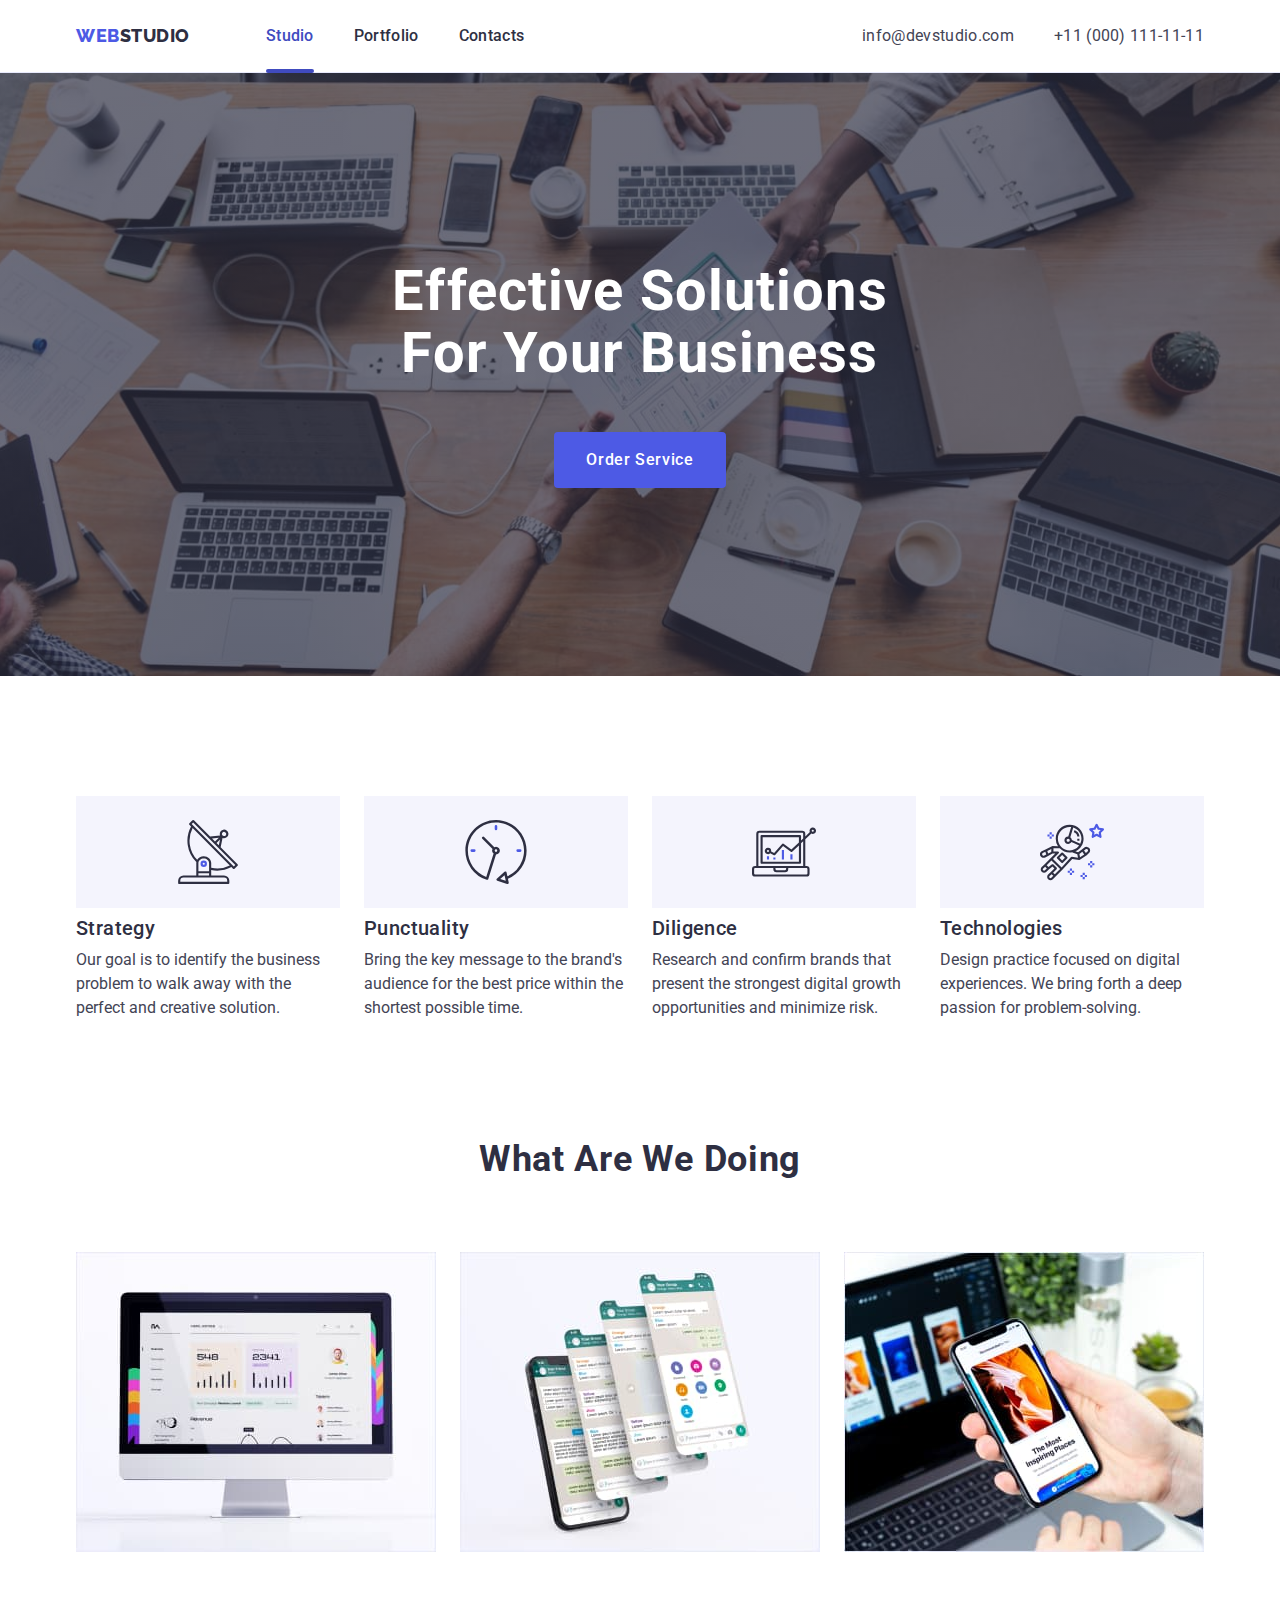
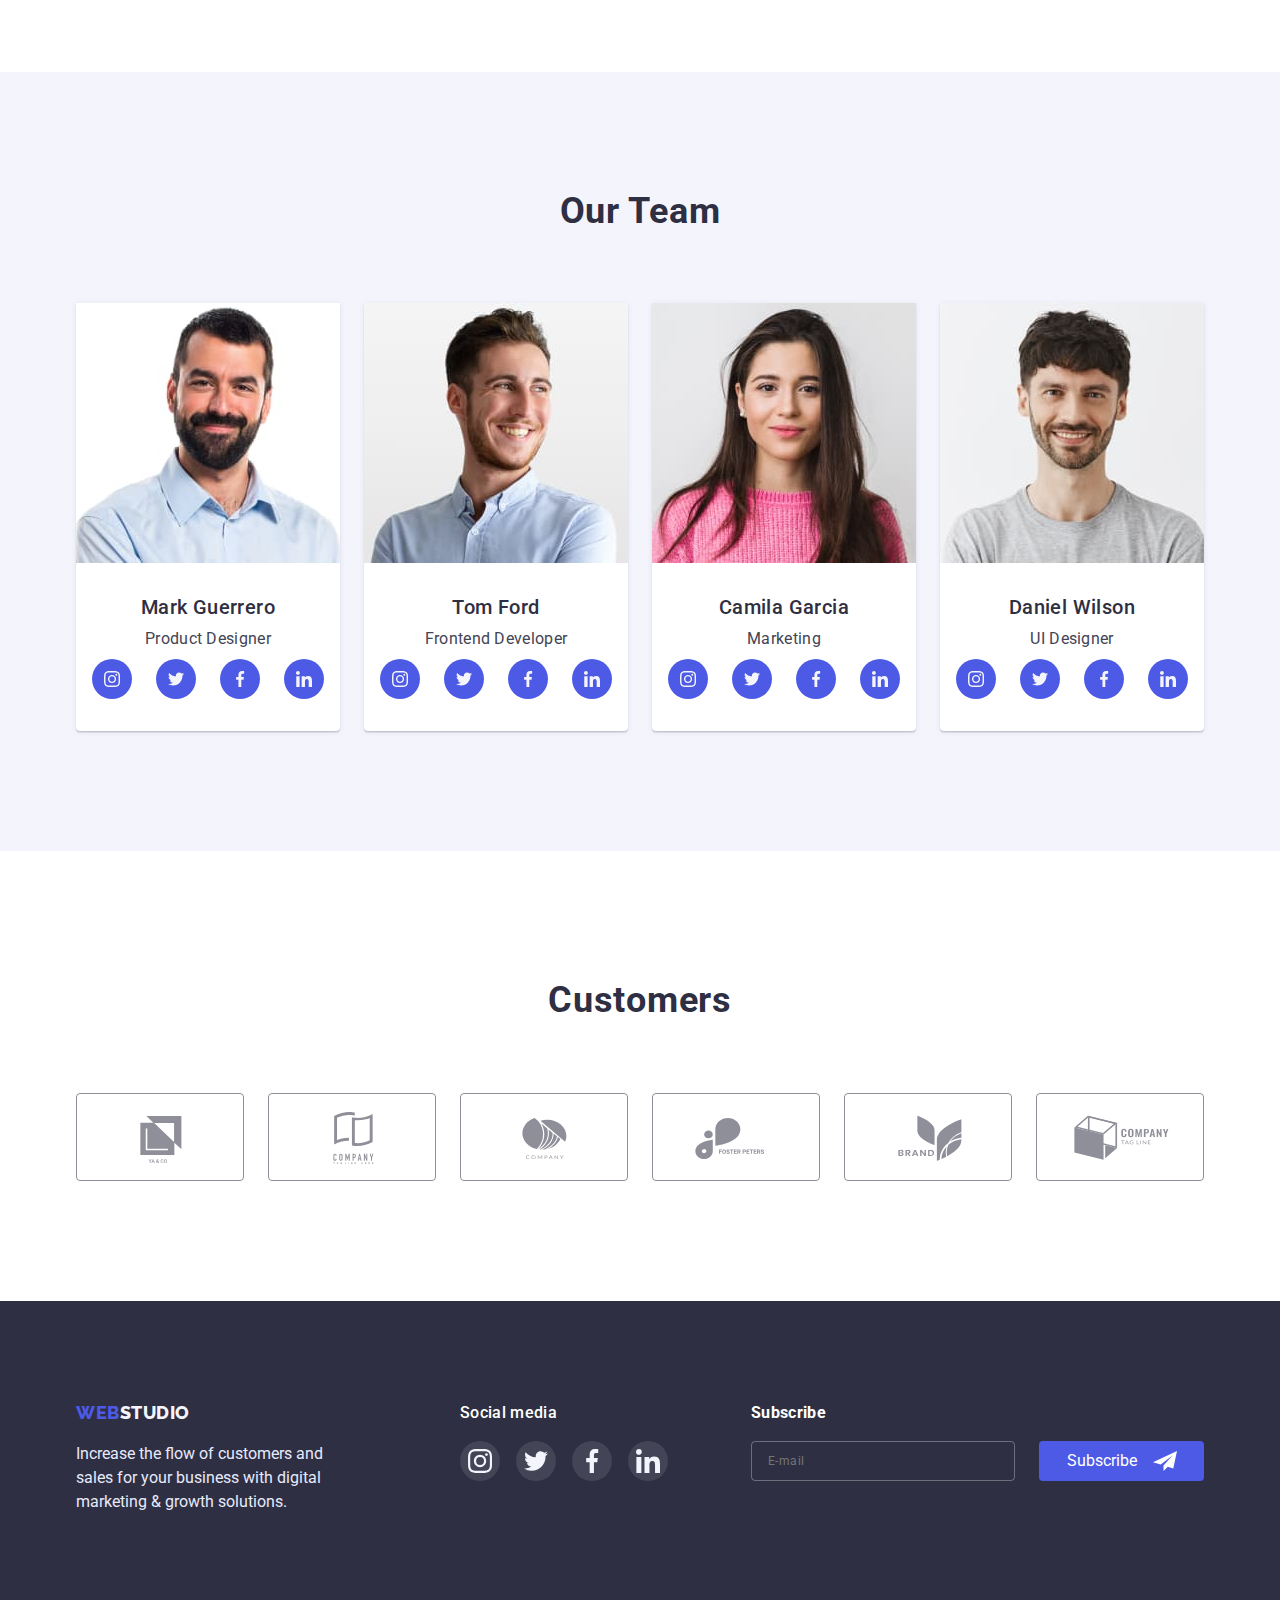
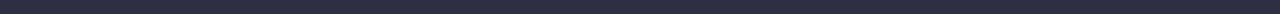
<file: index.html>
<!DOCTYPE html>
<html lang="en">
  <head>
    <meta charset="UTF-8" />
    <meta http-equiv="X-UA-Compatible" content="IE=edge" />
    <meta name="viewport" content="width=device-width, initial-scale=1.0" />
    <title>Webstudio</title>
    <link rel="preconnect" href="https://fonts.googleapis.com" />
    <link rel="preconnect" href="https://fonts.gstatic.com" crossorigin />
    <link
      href="https://fonts.googleapis.com/css2?family=Raleway:wght@800&family=Roboto:wght@400;500;700;900&display=swap"
      rel="stylesheet"
    />
    <link
      rel="stylesheet"
      href="https://cdn.jsdelivr.net/npm/modern-normalize@1.1.0/modern-normalize.min.css"
    />
    <link rel="stylesheet" href="./css/styles.css" />
  </head>
  <body>
    <header class="header">
      <div class="container main-header">
        <nav class="nav-header">
          <a href="./index.html" class="logo link"
            ><span class="accent">Web</span>Studio</a
          >
          <ul class="site-nav list">
            <li class="nav-list">
              <a href="" class="nav-link current link">Studio </a>
            </li>
            <li class="nav-list">
              <a href="./portfolio.html" class="nav-link link">Portfolio</a>
            </li>
            <li class="nav-list">
              <a href="./contacts.html" class="nav-link link">Contacts</a>
            </li>
          </ul>
        </nav>
        <address class="address">
          <ul class="site-auth list">
            <li class="contacts">
              <a href="mailto:info@devstudio.com" class="letter link"
                >info@devstudio.com</a
              >
            </li>
            <li class="contacts">
              <a href="tel:+110001111111" class="phone link"
                >+11 (000) 111-11-11</a
              >
            </li>
          </ul>
        </address>
      </div>
    </header>
    <main>
      <section class="section-hero">
        <div class="container">
          <h1 class="section-title">Effective Solutions for Your Business</h1>
          <button type="button" class="primary-button" data-modal-open>
            Order Service
          </button>
        </div>
      </section>
      <section class="section-team">
        <div class="container">
          <h2 class="visually-hidden section-second-title">components</h2>
          <ul class="component-title list">
            <li class="team-list">
              <div class="team-picture">
                <svg width="64" height="64">
                  <use href="./images/icons.svg#icon-antenna-1"></use>
                </svg>
              </div>
              <h3 class="components-item">Strategy</h3>
              <p class="components-text">
                Our goal is to identify the business problem to walk away with
                the perfect and creative solution.
              </p>
            </li>
            <li class="team-list">
              <div class="team-picture">
                <svg width="64" height="64">
                  <use href="./images/icons.svg#icon-clock-1"></use>
                </svg>
              </div>
              <h3 class="components-item">Punctuality</h3>
              <p class="components-text">
                Bring the key message to the brand's audience for the best price
                within the shortest possible time.
              </p>
            </li>
            <li class="team-list">
              <div class="team-picture">
                <svg width="64" height="64">
                  <use href="./images/icons.svg#icon-diagram-1"></use>
                </svg>
              </div>
              <h3 class="components-item">Diligence</h3>
              <p class="components-text">
                Research and confirm brands that present the strongest digital
                growth opportunities and minimize risk.
              </p>
            </li>
            <li class="team-list">
              <div class="team-picture">
                <svg width="64" height="64">
                  <use href="./images/icons.svg#icon-astronaut-1"></use>
                </svg>
              </div>
              <h3 class="components-item">Technologies</h3>
              <p class="components-text">
                Design practice focused on digital experiences. We bring forth a
                deep passion for problem-solving.
              </p>
            </li>
          </ul>
        </div>
      </section>

      <section class="section-work">
        <div class="container">
          <h2 class="section-second-title">What are we doing</h2>
          <ul class="items list">
            <li class="work-item">
              <img src="./images/img1.jpg" alt="monitor" width="360" />
            </li>
            <li class="work-item">
              <img src="./images/img2.jpg" alt="phone" width="360" />
            </li>
            <li class="work-item">
              <img src="./images/img3.jpg" alt="phone in hand" width="360" />
            </li>
          </ul>
        </div>
      </section>

      <section class="section-staff-block">
        <div class="container">
          <h2 class="section-second-title-team">Our Team</h2>
          <ul class="section-list-staff list">
            <li class="section-staff">
              <img
                src="./images/img4.jpg"
                alt="photo Mark Guerrero"
                width="264"
              />
              <div class="card-list">
                <h3 class="section-staff-name">Mark Guerrero</h3>
                <p class="section-desc">Product Designer</p>
                <ul class="site-list list">
                  <li class="site-icon">
                    <a href="" class="site-link"
                      ><svg class="site-icon-size" width="16" height="16">
                        <use
                          href="./images/icons.svg#icon-instagram-2"
                        ></use>
                        </svg>
                      </a>
                  </li>
                  <li class="site-icon">
                    <a href="" class="site-link">
                      <svg class="site-icon-size" width="16" height="16">
                        <use
                          href="./images/icons.svg#icon-twitter-1">
                        </use>
                      </svg>
                      </a>
                  </li>
                  <li class="site-icon">
                    <a href="" class="site-link"
                      ><svg class="site-icon-size" width="16" height="16">
                        <use
                          href="./images/icons.svg#icon-facebook-1">
                        </use>
                      </svg>
                    </a>
                  </li>
                  <li class="site-icon">
                    <a href="" class="site-link"
                      ><svg class="site-icon-size" width="16" height="16">
                        <use
                          href="./images/icons.svg#icon-linkedin-1">
                        </use>
                        </svg>
                      </a>
                  </li>
                </ul>
              </div>
            </li>
            <li class="section-staff">
              <img src="./images/img5.jpg" alt="photo Tom Ford" width="264" />
              <div class="card-list">
                <h3 class="section-staff-name">Tom Ford</h3>
                <p class="section-desc">Frontend Developer</p>
                <ul class="site-list list">
                  <li class="site-icon">
                    <a href="" class="site-link"
                      ><svg class="site-icon-size" width="16" height="16">
                        <use
                          href="./images/icons.svg#icon-instagram-2">
                        </use>
                        </svg>
                      </a>
                  </li>
                  <li class="site-icon">
                    <a href="" class="site-link"
                      ><svg class="site-icon-size" width="16" height="16">
                        <use
                          href="./images/icons.svg#icon-twitter-1">
                        </use>
                        </svg>
                      </a>
                  </li>
                  <li class="site-icon">
                    <a href="" class="site-link"
                      ><svg class="site-icon-size" width="16" height="16">
                        <use
                          href="./images/icons.svg#icon-facebook-1">
                        </use>
                        </svg>
                      </a>
                  </li>
                  <li class="site-icon">
                    <a href="" class="site-link"
                      ><svg class="site-icon-size" width="16" height="16">
                        <use
                          href="./images/icons.svg#icon-linkedin-1">
                        </use>
                        </svg>
                      </a>
                  </li>
                </ul>
              </div>
            </li>
            <li class="section-staff">
              <img
                src="./images/img6.jpg"
                alt="photo Camila Garcia"
                width="264"
              />
              <div class="card-list">
                <h3 class="section-staff-name">Camila Garcia</h3>
                <p class="section-desc">Marketing</p>
                <ul class="site-list list">
                  <li class="site-icon">
                    <a href="" class="site-link"
                      ><svg class="site-icon-size" width="16" height="16">
                        <use
                          href="./images/icons.svg#icon-instagram-2">
                        </use>
                      </svg>
                    </a>
                  </li>
                  <li class="site-icon">
                    <a href="" class="site-link"
                      ><svg class="site-icon-size" width="16" height="16">
                        <use
                          href="./images/icons.svg#icon-twitter-1">
                        </use>
                        </svg>
                      </a>
                  </li>
                  <li class="site-icon">
                    <a href="" class="site-link"
                      ><svg class="site-icon-size" width="16" height="16">
                        <use
                          href="./images/icons.svg#icon-facebook-1">
                        </use>
                      </svg>
                    </a>
                  </li>
                  <li class="site-icon">
                    <a href="" class="site-link"
                      ><svg class="site-icon-size" width="16" height="16">
                        <use
                          href="./images/icons.svg#icon-linkedin-1">
                        </use>
                        </svg>
                      </a>
                  </li>
                </ul>
              </div>
            </li>
            <li class="section-staff">
              <img
                src="./images/img7.jpg"
                alt="photo Daniel Wilson"
                width="264"
              />
              <div class="card-list">
                <h3 class="section-staff-name">Daniel Wilson</h3>
                <p class="section-desc">UI Designer</p>
                <ul class="site-list list">
                  <li class="site-icon">
                    <a href="" class="site-link"
                      ><svg class="site-icon-size" width="16" height="16">
                        <use
                          href="./images/icons.svg#icon-instagram-2">
                        </use>
                        </svg>
                      </a>
                  </li>
                  <li class="site-icon">
                    <a href="" class="site-link"
                      ><svg class="site-icon-size" width="16" height="16">
                        <use
                          href="./images/icons.svg#icon-twitter-1">
                        </use>
                        </svg>
                      </a>
                  </li>
                  <li class="site-icon">
                    <a href="" class="site-link"
                      ><svg class="site-icon-size" width="16" height="16">
                        <use
                          href="./images/icons.svg#icon-facebook-1">
                        </use>
                        </svg>
                      </a>
                  </li>
                  <li class="site-icon">
                    <a href="" class="site-link"
                      ><svg class="site-icon-size" width="16" height="16">
                        <use
                          href="./images/icons.svg#icon-linkedin-1">
                        </use>
                      </svg>
                      </a>
                  </li>
                </ul>
              </div>
            </li>
          </ul>
        </div>
      </section>
      <section class="section-customers">
        <div class="container">
          <h2 class="customers-title">Customers</h2>
          <ul class="customers-logo list">
            <li class="customers-item">
              <a class="customers-link" href="">
                <svg class="customers-icon" width="104" height="56">
                  <use href="./images/icons.svg#icon-Logo"></use>
                </svg>
              </a>
            </li>
            <li class="customers-item">
              <a class="customers-link" href="">
                <svg class="customers-icon" width="104" height="56">
                  <use href="./images/icons.svg#icon-Logo-1"></use>
                </svg>
              </a>
            </li>
            <li class="customers-item">
              <a class="customers-link" href="">
                <svg class="customers-icon" width="104" height="56">
                  <use href="./images/icons.svg#icon-Logo-2"></use>
                </svg>
              </a>
            </li>
            <li class="customers-item">
              <a class="customers-link" href=""
                ><svg class="customers-icon" width="104" height="56">
                  <use href="./images/icons.svg#icon-Logo-3">
                  </use>
                </svg>
              </a>
            </li>
            <li class="customers-item">
              <a class="customers-link" href=""
                ><svg class="customers-icon" width="104" height="56">
                  <use href="./images/icons.svg#icon-Logo-4">
                  </use>
                </svg>
              </a>
            </li>
            <li class="customers-item">
              <a class="customers-link" href=""
                ><svg class="customers-icon" width="104" height="56">
                  <use href="./images/icons.svg#icon-Logo-5">
                  </use>
                </svg>
              </a>
            </li>
          </ul>
        </div>
      </section>
    </main>
    <footer class="footer">
      <div class="container footer-section">
        <div class="footer-content">
          <a href="./index.html" class="logo link"
            ><span class="accent">Web</span
            ><span class="accent-footer">Studio</span></a
          >
          <p class="footer-text">
            Increase the flow of customers and sales for your business with
            digital marketing & growth solutions.
          </p>
        </div>
        <div class="footer-contact">
          <b class="footer-contact-title">Social media</b>
          <ul class="footer-list list">
            <li class="footer-list-item">
              <a class="footer-link" href="">
                <svg class="footer-item-svg" width="24" height="24">
                  <use href="./images/icons.svg#icon-instagram-2"></use>
                </svg>
              </a>
            </li>
            <li class="footer-list-item">
              <a class="footer-link" href="">
                <svg class="footer-item-svg" width="24" height="24">
                  <use href="./images/icons.svg#icon-twitter-1"></use>
                </svg>
              </a>
            </li>
            <li class="footer-list-item">
              <a class="footer-link" href="">
                <svg class="footer-item-svg" width="24" height="24">
                  <use href="./images/icons.svg#icon-facebook-1"></use>
                </svg>
              </a>
            </li>
            <li class="footer-list-item">
              <a class="footer-link" href="">
                <svg class="footer-item-svg" width="24" height="24">
                  <use href="./images/icons.svg#icon-linkedin-1"></use>
                </svg>
              </a>
            </li>
          </ul>
        </div>
        <form class="footer-subscribe">
          <b class="footer-subscribe-title">Subscribe</b>
          <div class="footer-blok">
            <input
              class="footer-input"
              type="email"
              name="email"
              aria-label="email"
              placeholder="E-mail"
            />
            <button class="footer-btn" type="submit">
              Subscribe
              <svg class="footer-svg" width="24" height="24">
                <use href="./images/icons.svg#icon-Frame-footer"></use>
              </svg>
            </button>
          </div>
        </form>
      </div>
    </footer>

    <div class="backdrop is-hidden" data-modal>
      <div class="modal is-hidden">
        <button type="button" class="modal-btn" data-modal-close>
          <svg class="modal-svg" width="8" height="8">
            <use href="./images/icons.svg#icon-close"></use>
          </svg>
        </button>

        <b class="modal-title">Leave your contacts and we will call you back</b>
        <form>
          <label class="modal-label">
            <span class="modal-name">Name</span>
            <span class="modal-wrap">
              <input class="modal-input" type="text" name="name" autofocus />
              <svg class="modal-icon" width="18" height="24">
                <use href="./images/icons.svg#icon-Frame"></use>
              </svg>
            </span>
          </label>

          <label class="modal-label">
            <span class="modal-name">Phone</span>
            <span class="modal-wrap">
              <input class="modal-input" type="tel" name="tel" />
              <svg class="modal-icon" width="18" height="24">
                <use href="./images/icons.svg#icon-phone-black"></use>
              </svg>
            </span>
          </label>

          <label class="modal-label">
            <span class="modal-name">Email</span>
            <span class="modal-wrap">
              <input class="modal-input" type="email" name="email" />
              <svg class="modal-icon" width="18" height="24">
                <use href="./images/icons.svg#icon-email-black"></use>
              </svg>
            </span>
          </label>

          <label class="modal-wrap">
            <span class="modal-name">Comment</span>
            <textarea name="comment" placeholder="Text input"></textarea>
          </label>

          <label class="modal-checkbox">
            <input
              class="modal-check visually-hidden"
              type="checkbox"
              name="checkbox"
              value="checkbox"
              checked
            />
            <span class="check-box"></span>
            <span>
              I accept the terms and conditions of the
              <a class="policy" href="#">Privacy Policy</a>
            </span>
          </label>
          <button type="submit" class="check-btn">Send</button>
        </form>
      </div>
    </div>

    <script src="./js/modal.js"></script>
  </body>
</html>
</file>
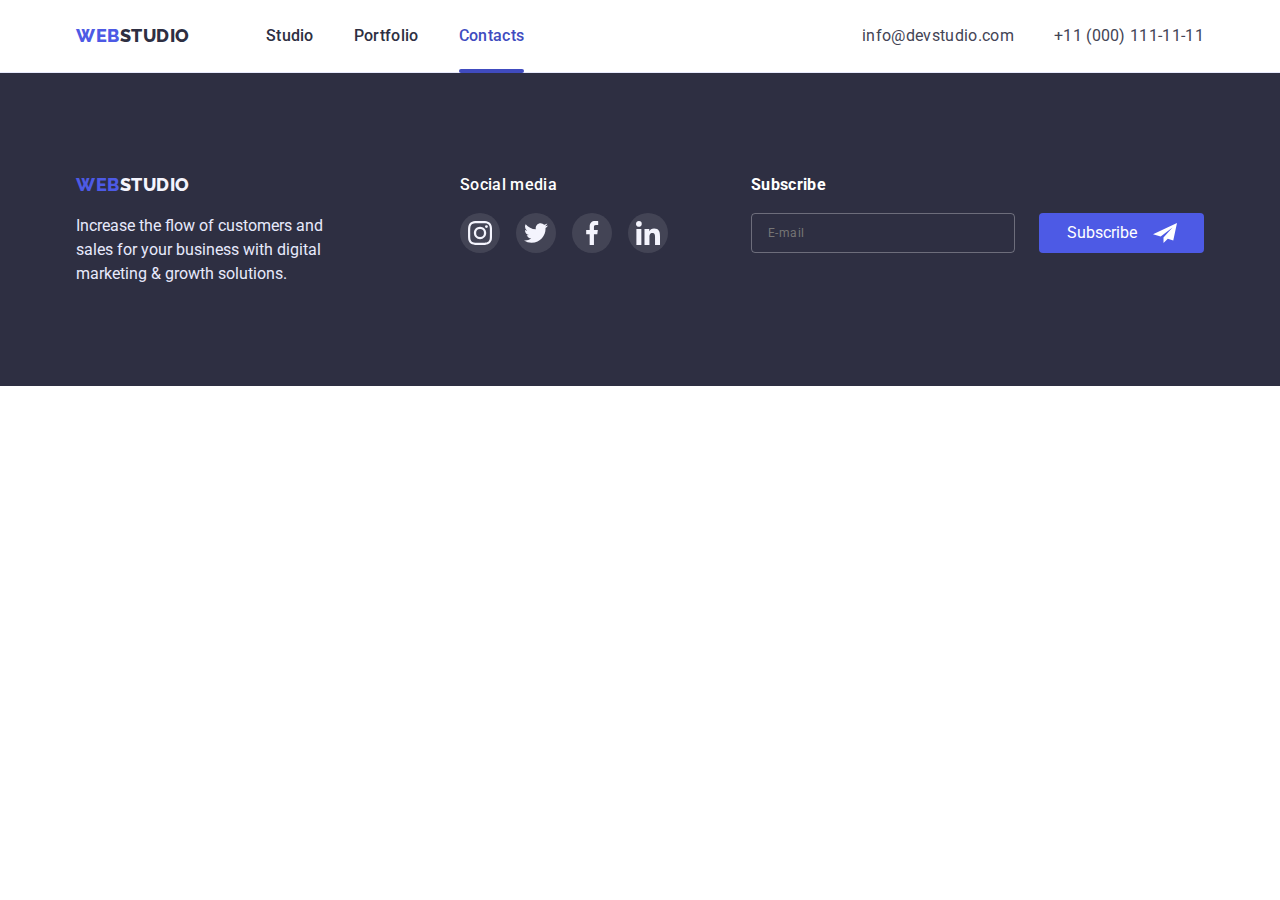
<file: contacts.html>
<!DOCTYPE html>
<html lang="en">
    <head>
        <meta charset="UTF-8" />
        <meta http-equiv="X-UA-Compatible" content="IE=edge" />
        <meta name="viewport" content="width=device-width, initial-scale=1.0" />
        <title>Webstudio</title>
        <link rel="preconnect" href="https://fonts.googleapis.com" />
        <link rel="preconnect" href="https://fonts.gstatic.com" crossorigin />
        <link
          href="https://fonts.googleapis.com/css2?family=Raleway:wght@800&family=Roboto:wght@400;500;700;900&display=swap"
          rel="stylesheet"
        />
        <link
          rel="stylesheet"
          href="https://cdn.jsdelivr.net/npm/modern-normalize@1.1.0/modern-normalize.min.css"
        />
        <link rel="stylesheet" href="./css/styles.css">
      </head>
      <body>
        <header class="header">
            <div class="container main-header">
              <nav class="nav-header">
                <a href="./index.html" class="logo link"
                  ><span class="accent">Web</span>Studio</a
                >
                <ul class="site-nav list">
                  <li class="nav-list">
                    <a href="./index.html" class="nav-link link">Studio
                    </a>
                  </li>
                  <li class="nav-list">
                    <a href="./portfolio.html" class="nav-link link">Portfolio</a>
                  </li>
                  <li class="nav-list">
                    <a href="./index.html" class="nav-link current link">Contacts</a>
                  </li>
                </ul>
              </nav>
              <address class="address">
                <ul class="site-auth list">
                  <li class="contacts">
                    <a href="mailto:info@devstudio.com" class="letter link"
                      >info@devstudio.com</a
                    >
                  </li>
                  <li class="contacts">
                    <a href="tel:+110001111111" class="phone link"
                      >+11 (000) 111-11-11</a
                    >
                  </li>
                </ul>
              </address>
            </div>
          </header>
          <main></main>
          <footer class="footer">
            <div class="container footer-section">
              <div class="footer-content">
                <a href="./index.html" class="logo link"
                  ><span class="accent">Web</span
                  ><span class="accent-footer">Studio</span></a
                >
                <p class="footer-text">
                  Increase the flow of customers and sales for your business with
                  digital marketing & growth solutions.
                </p>
              </div>
              <div class="footer-contact">
                <b class="footer-contact-title">Social media</b>
                <ul class="footer-list list">
                  <li class="footer-list-item">
                    <a class="footer-link" href="">
                      <svg class="footer-item-svg" width="24" height="24">
                        <use href="./images/icons.svg#icon-instagram-2"></use>
                      </svg>
                    </a>
                  </li>
                  <li class="footer-list-item">
                    <a class="footer-link" href="">
                      <svg class="footer-item-svg" width="24" height="24">
                        <use href="./images/icons.svg#icon-twitter-1"></use>
                      </svg>
                    </a>
                  </li>
                  <li class="footer-list-item">
                    <a class="footer-link" href="">
                      <svg class="footer-item-svg" width="24" height="24">
                        <use href="./images/icons.svg#icon-facebook-1"></use>
                      </svg>
                    </a>
                  </li>
                  <li class="footer-list-item">
                    <a class="footer-link" href="">
                      <svg class="footer-item-svg" width="24" height="24">
                        <use href="./images/icons.svg#icon-linkedin-1"></use>
                      </svg>
                    </a>
                  </li>
                </ul>
              </div>
              <form class="footer-subscribe">
                  <b class="footer-subscribe-title">Subscribe</b>
                  <div class="footer-blok">
                      <input  class="footer-input" type="email" name="email" aria-label="email" placeholder="E-mail">
                    <button class="footer-btn" type="submit">Subscribe
                      <svg class="footer-svg" width="24" height="24">
                        <use href="./images/icons.svg#icon-Frame-footer"></use>
                      </svg>
                    </button>
                </div>
            
              </form>
            </div>
          </footer>
      
      </body>
</file>
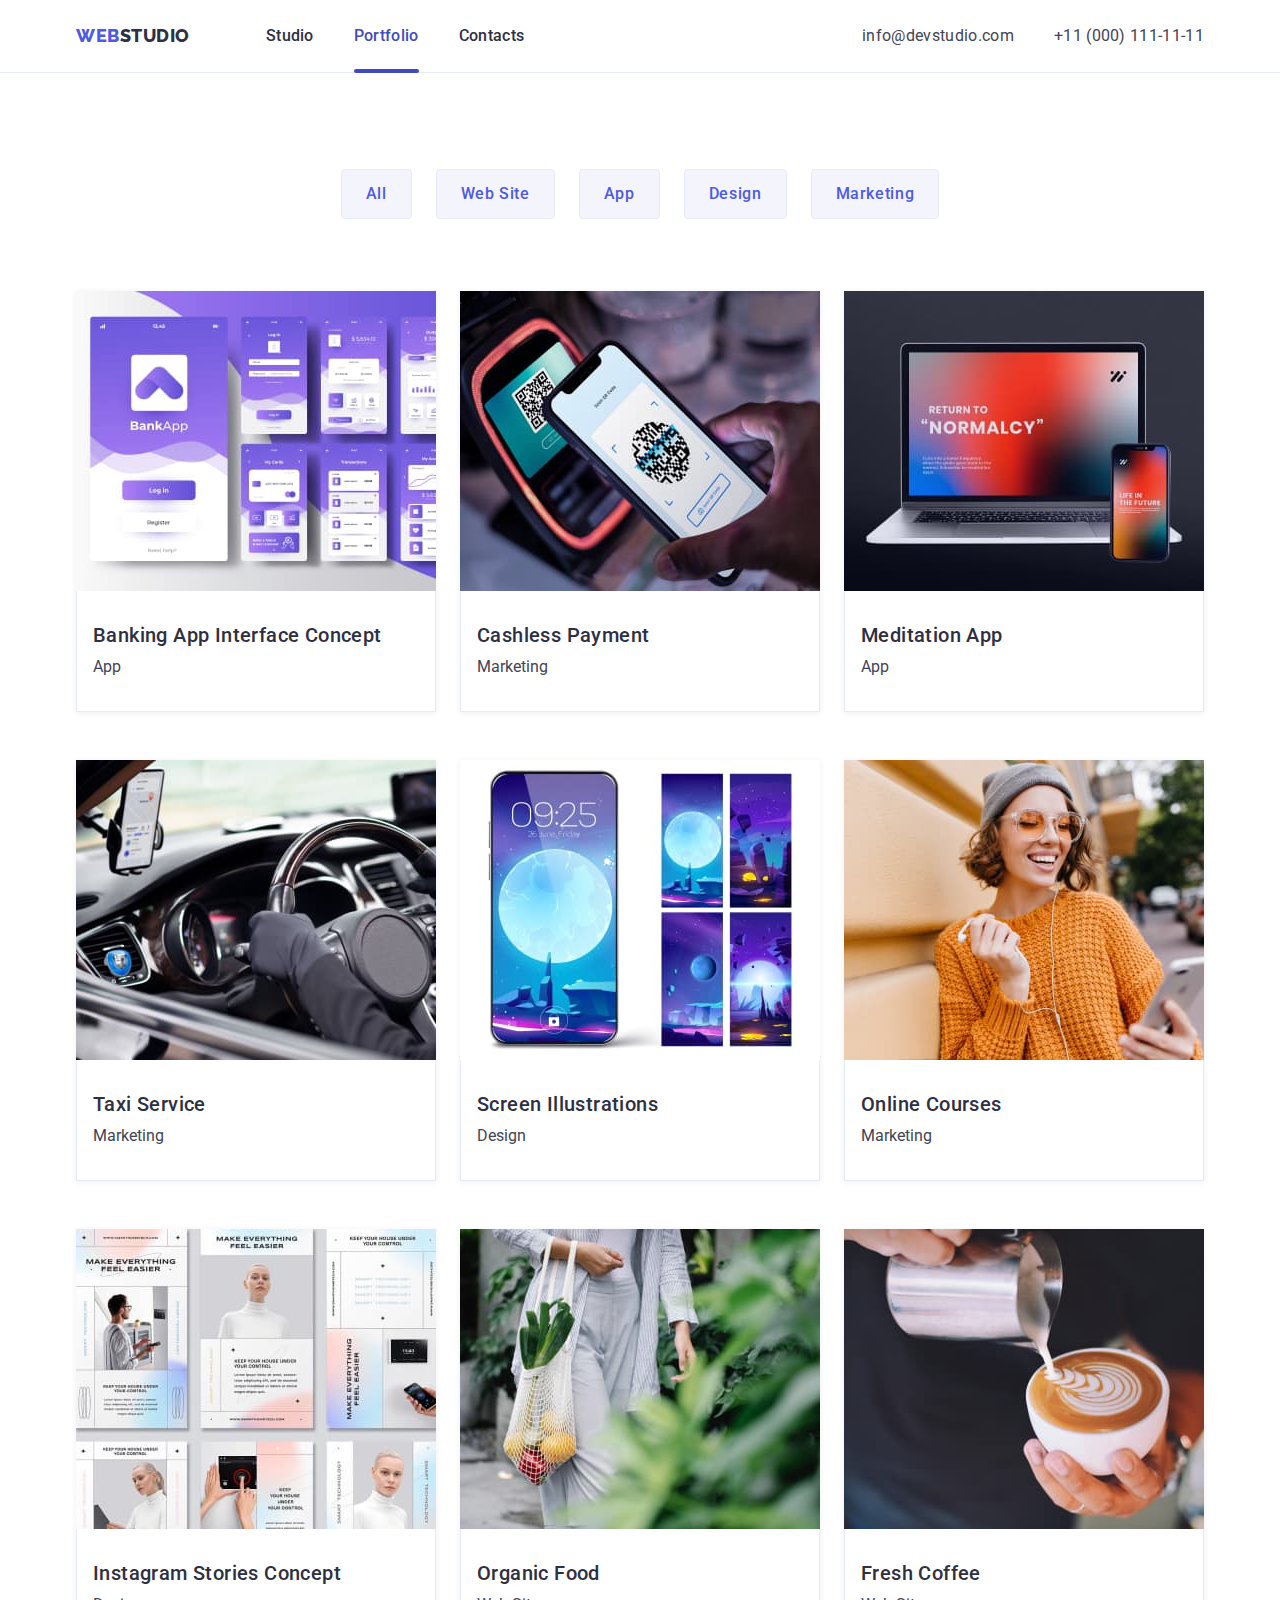
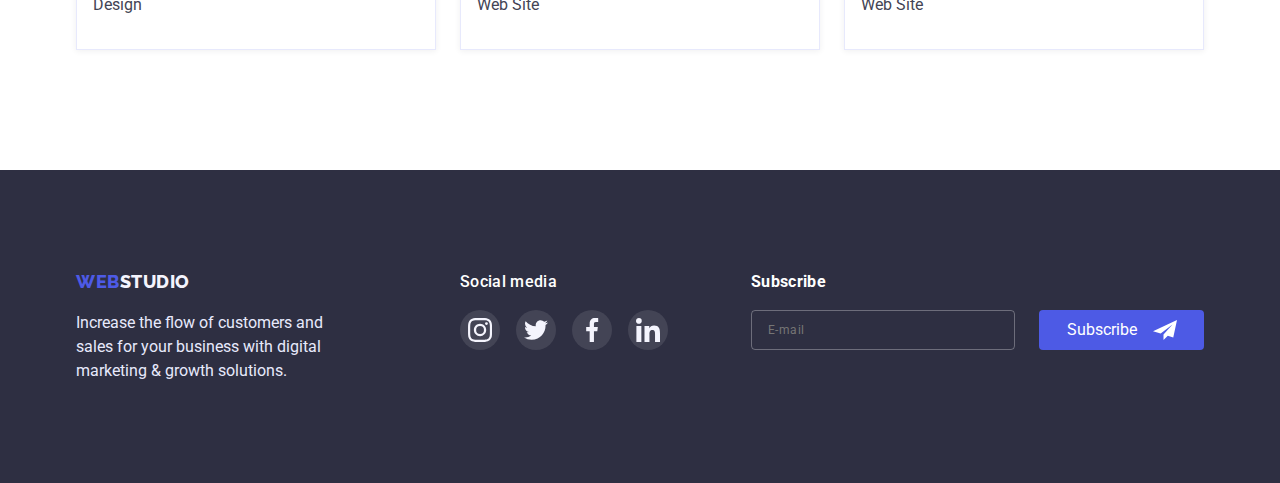
<file: portfolio.html>
<!DOCTYPE html>
<html lang="en">
  <head>
    <meta charset="UTF-8" />
    <meta http-equiv="X-UA-Compatible" content="IE=edge" />
    <meta name="viewport" content="width=device-width, initial-scale=1.0" />
    <title>Webstudio</title>
    <link rel="preconnect" href="https://fonts.googleapis.com" />
    <link rel="preconnect" href="https://fonts.gstatic.com" crossorigin />
    <link
      href="https://fonts.googleapis.com/css2?family=Raleway:wght@800&family=Roboto:wght@400;500;700;900&display=swap"
      rel="stylesheet"
    />
    <link
      rel="stylesheet"
      href="https://cdn.jsdelivr.net/npm/modern-normalize@1.1.0/modern-normalize.min.css"
    />
    <link rel="stylesheet" href="./css/styles.css" />
  </head>
  <body>
    <header class="header">
      <div class="container main-header">
        <nav class="nav-header">
          <a href="./index.html" class="logo link"
            ><span class="accent">Web</span>Studio</a
          >
          <ul class="site-nav list">
            <li class="nav-list">
              <a href="./index.html" class="nav-link link ">Studio</a>
            </li>
            <li class="nav-list">
              <a href="" class="nav-link current link">Portfolio</a>
            </li>
            <li class="nav-list">
              <a href="./contacts.html" class="nav-link link">Contacts</a>
            </li>
          </ul>
        </nav>
        <address class="address">
          <ul class="site-auth list">
            <li class="contacts">
              <a href="mailto:info@devstudio.com" class="letter link"
                >info@devstudio.com</a
              >
            </li>
            <li class="contacts">
              <a href="tel:+110001111111" class="phone link"
                >+11 (000) 111-11-11</a
              >
            </li>
          </ul>
        </address>
      </div>
    </header>
    <main>
      <section class="section-portfolio">
        <div class="container">
          <h1 class="visually-hidden">Portfolio</h1>
          <ul class="button-list list">
            <li class="second-button">
              <button type="button" class="button">All</button>
            </li>
            <li class="second-button">
              <button type="button" class="button">Web Site</button>
            </li>
            <li class="second-button">
              <button type="button" class="button">App</button>
            </li>
            <li class="second-button">
              <button type="button" class="button">Design</button>
            </li>
            <li class="second-button">
              <button type="button" class="button">Marketing</button>
            </li>
          </ul>
          <ul class="section-site list">
            <li class="item">
              <a href="" class="link-card link">
                <div class="product-thumb">
                  <img 
                    src="./images/card-1.jpg"
                    alt="banking interface"
                    width="360"
                  />
                <div class="overlay">
                  <p class="overlay-text">14 Stylish and User-Friendly App Design Concepts · Task Manager App · Calorie Tracker App · Exotic Fruit Ecommerce App · Cloud Storage App</p>
                </div>
                </div>
                <div class="portfolio-description">
                  <h2 class="components-item">Banking App Interface Concept</h2>
                  <p class="component-text">App</p>
                </div>
              </a>
            </li>
            <li class="item">
              <a href="" class="link-card link">
                <div class="product-thumb">
                  <img
                    src="./images/card-2.jpg"
                    alt="phone in hand"
                    width="360"
                  />
                  <div class="overlay">
                    <p class="overlay-text">14 Stylish and User-Friendly App Design Concepts · Task Manager App · Calorie Tracker App · Exotic Fruit Ecommerce App · Cloud Storage App</p>
                  </div>
                </div>
                <div class="portfolio-description">
                  <h2 class="components-item">Cashless Payment</h2>
                  <p class="component-text">Marketing</p>
                </div>
              </a>
            </li>
            <li class="item">
              <a href="" class="link-card link">
                <div class="product-thumb">
                  <img
                    src="./images/card-3.jpg"
                    alt="notebook and phone"
                    width="360"
                  />
                  <div class="overlay">
                    <p class="overlay-text">14 Stylish and User-Friendly App Design Concepts · Task Manager App · Calorie Tracker App · Exotic Fruit Ecommerce App · Cloud Storage App</p>
                  </div>
                </div>
                <div class="portfolio-description">
                  <h2 class="components-item">Meditation App</h2>
                  <p class="component-text">App</p>
                </div>
              </a>
            </li>
            <li class="item">
              <a href="" class="link-card link">
                <div class="product-thumb">
                  <img
                    src="./images/card-4.jpg"
                    alt="car steering wheel"
                    width="360"
                  />
                  <div class="overlay">
                    <p class="overlay-text">14 Stylish and User-Friendly App Design Concepts · Task Manager App · Calorie Tracker App · Exotic Fruit Ecommerce App · Cloud Storage App</p>
                  </div>
                </div>
                <div class="portfolio-description">
                  <h2 class="components-item">Taxi Service</h2>
                  <p class="component-text">Marketing</p>
                </div>
              </a>
            </li>
            <li class="item">
              <a href="" class="link-card link">
                <div class="product-thumb">
                  <img src="./images/card-5.jpg" alt="phone screen" width="360" />
                  <div class="overlay">
                    <p class="overlay-text">14 Stylish and User-Friendly App Design Concepts · Task Manager App · Calorie Tracker App · Exotic Fruit Ecommerce App · Cloud Storage App</p>
                  </div>
                </div>
                <div class="portfolio-description">
                  <h2 class="components-item">Screen Illustrations</h2>
                  <p class="component-text">Design</p>
                </div>
              </a>
            </li>
            <li class="item">
              <a href="" class="link-card link">
                <div class="product-thumb">
                  <img
                    src="./images/card-6.jpg"
                    alt="the girl smiles"
                    width="360"
                  />
                  <div class="overlay">
                    <p class="overlay-text">14 Stylish and User-Friendly App Design Concepts · Task Manager App · Calorie Tracker App · Exotic Fruit Ecommerce App · Cloud Storage App</p>
                  </div>
                </div>
                <div class="portfolio-description">
                  <h2 class="components-item">Online Courses</h2>
                  <p class="component-text">Marketing</p>
                </div>
              </a>
            </li>
            <li class="item">
              <a href="" class="link-card link">
                <div class="product-thumb">
                  <img
                    src="./images/card-7.jpg"
                    alt="Instagram page design"
                    width="360"
                  />
                  <div class="overlay">
                    <p class="overlay-text">14 Stylish and User-Friendly App Design Concepts · Task Manager App · Calorie Tracker App · Exotic Fruit Ecommerce App · Cloud Storage App</p>
                  </div>
                </div>
                <div class="portfolio-description">
                  <h2 class="components-item">Instagram Stories Concept</h2>
                  <p class="component-text">Design</p>
                </div>
              </a>
            </li>
            <li class="item">
              <a href="" class="link-card link">
                <div class="product-thumb">
                  <img
                    src="./images/card-8.jpg"
                    alt="a woman with a bag of vegetables"
                    width="360"
                  />
                  <div class="overlay">
                    <p class="overlay-text">14 Stylish and User-Friendly App Design Concepts · Task Manager App · Calorie Tracker App · Exotic Fruit Ecommerce App · Cloud Storage App</p>
                  </div>
                </div>
                <div class="portfolio-description">
                  <h2 class="components-item">Organic Food</h2>
                  <p class="component-text">Web Site</p>
                </div>
              </a>
            </li>
            <li class="item">
              <a href="" class="link-card link">
                <div class="product-thumb">
                  <img
                    src="./images/card-9.jpg"
                    alt="Cup of coffee"
                    width="360"
                  />
                  <div class="overlay">
                    <p class="overlay-text">14 Stylish and User-Friendly App Design Concepts · Task Manager App · Calorie Tracker App · Exotic Fruit Ecommerce App · Cloud Storage App</p>
                  </div>
                </div>
                <div class="portfolio-description">
                  <h2 class="components-item">Fresh Coffee</h2>
                  <p class="component-text">Web Site</p>
                </div>
              </a>
            </li>
          </ul>
        </div>
      </section>
    </main>
    <footer class="footer">
      <div class="container footer-section">
        <div class="footer-content">
          <a href="./index.html" class="logo link"
            ><span class="accent">Web</span
            ><span class="accent-footer">Studio</span></a
          >
          <p class="footer-text">
            Increase the flow of customers and sales for your business with
            digital marketing & growth solutions.
          </p>
        </div>
        <div class="footer-contact">
          <b class="footer-contact-title">Social media</b>
          <ul class="footer-list list">
            <li class="footer-list-item">
              <a class="footer-link" href="">
                <svg class="footer-item-svg" width="24" height="24">
                  <use href="./images/icons.svg#icon-instagram-2"></use>
                </svg>
              </a>
            </li>
            <li class="footer-list-item">
              <a class="footer-link" href="">
                <svg class="footer-item-svg" width="24" height="24">
                  <use href="./images/icons.svg#icon-twitter-1"></use>
                </svg>
              </a>
            </li>
            <li class="footer-list-item">
              <a class="footer-link" href="">
                <svg class="footer-item-svg" width="24" height="24">
                  <use href="./images/icons.svg#icon-facebook-1"></use>
                </svg>
              </a>
            </li>
            <li class="footer-list-item">
              <a class="footer-link" href="">
                <svg class="footer-item-svg" width="24" height="24">
                  <use href="./images/icons.svg#icon-linkedin-1"></use>
                </svg>
              </a>
            </li>
          </ul>
        </div>
        <form class="footer-subscribe">
            <b class="footer-subscribe-title">Subscribe</b>
            <div class="footer-blok">
                <input  class="footer-input" type="email" name="email" aria-label="email" placeholder="E-mail">
              <button class="footer-btn" type="submit">Subscribe
                <svg class="footer-svg" width="24" height="24">
                  <use href="./images/icons.svg#icon-Frame-footer"></use>
                </svg>
              </button>
          </div>
        </form>
      </div>
    </footer>
  </body>
</html>
</file>
<file: css/styles.css>
:root {
    --background-white-color:#FFFFFF;
    --color-hover:#404BBF;
    --color-main-text:#434455;
    --color-accent:#4D5AE5;
    --color-second-text:#2E2F42;
    --color-second-white: #F4F4FD;
    --color-border:#8E8F99;
    --hover-transition: 250ms cubic-bezier(0.4, 0, 0.2, 1);
}

body {
    background-color:var(--background-white-color) ;
    color:var(--color-main-text);
    font-family:'Roboto',sans-serif;   
    font-size: 16px;
    line-height: 1.5;  
}
.container {
    max-width: 1158px;
    padding: 0 15px;
    margin: 0 auto; 
}

.list {
    list-style:none ;
}

.link {
    text-decoration: none;
}

.visually-hidden {
    position: absolute;
    white-space: nowrap;
    width: 1px;
    height: 1px;
    overflow: hidden;
    border: 0;
    padding: 0;
    clip: rect(0 0 0 0);
    clip-path: inset(50%);
    margin: -1px;
}

h1,
h2,
h3,
p {
    margin: 0;
}

ul {
    margin: 0;
    padding: 0;
}
img {
    display: block;
    max-width: 100%;
    height: auto;
}

/*--------------HEADER-------------*/
.header {
    border-bottom: 1px solid #E7E9FC;
}

.main-header {
    display: flex;
    align-items: center;
    justify-content:space-between;
}

.nav-header { 
    display: flex;
    align-items: center;
}

.accent {
    color:var(--color-accent);
}

.logo {
    color: var(--color-second-text);
    font-family: 'Raleway';
    font-weight: 800;
    font-size: 18px;
    line-height: 1.3;
    letter-spacing: 0.03em;
    text-transform: uppercase;      
}

.nav-header .logo {
    padding-top: 24px;
    padding-bottom: 24px;
}

.site-nav {
    display: flex;
    margin-left: 76px;
}

.site-nav .nav-list:not(:last-child) {
    margin-right: 40px;
}


.site-nav .nav-link {
    display: block;
    padding-top: 24px;
    padding-bottom: 24px;
    transition: color var(--hover-transition);
}

.site-nav .nav-link {
    color: var(--color-second-text);
    font-weight: 500; 
    font-size: 16px;
    line-height: 1.5;
    letter-spacing: 0.02em;   
       
}

.site-nav .nav-link:hover,
.site-nav .nav-link:focus {
    color: var(--color-hover);
}

.nav-link.current {
    position: relative;
    color: var(--color-hover);
}
.current::after {
    position: absolute;
    display: block;
    content: '';
    width: 100%;
    height: 4px;
    left: 0;
    bottom: -1px;
    border-radius: 2px;
    background-color: var(--color-hover);
    transition: color var(--hover-transition);
}


.icon-line {
   display: flex ;
   align-items: end;
}
.address {
    font-style: normal;
    letter-spacing: 0.02em; 
}

.site-auth {
    display: flex;
    align-items: center; 
}

.letter,
.component-text {
    color: var(--color-main-text);   
}

.letter {
    display: block;
    padding-top: 24px;
    padding-bottom: 24px;
    transition: color  var(--hover-transition);
    
}

.site-auth .letter:hover,
.site-auth .letter:focus {
    color: var(--color-hover)
}

.phone {
    color: var(--color-main-text);
    display: block;
    padding-top: 24px;
    padding-bottom: 24px;
    transition: color var(--hover-transition);
}
.site-auth .phone:hover,
.site-auth .phone:focus {
    color: var(--color-hover);
}
.contacts:not(:last-child) {
    margin-right: 40px;
}
/* ---------------HERO--------------- */
.section-hero {
    background-color: var(--color-second-text);  
    padding-top: 188px;
    padding-bottom: 188px;
    margin-left: auto;
    margin-right: auto;
    text-align: center;
    max-width: 1440px;
    background-image:linear-gradient(to right, rgba(46, 47, 66, 0.7),
    rgba(46, 47, 66, 0.7)),
     url('../images/people-office.jpg');
    background-size: cover;
    background-position: center;
    background-repeat: no-repeat;
}
        


.section-title {
    color: var(--background-white-color);
    font-size: 56px;
    line-height: 1.1;
    letter-spacing: 0.02em;
    text-align: center;
    text-transform: capitalize;
    width: 496px;
    margin-left: auto;
    margin-right: auto;
    margin-bottom: 48px;       
}


/* -------------BUTTON PRIMARY------------- */
.primary-button {
    background-color: var(--color-accent);
    color: var(--background-white-color);
    cursor: pointer;
    font-family: inherit;
    font-weight: 500;
    font-size: 16px;
    line-height: 1.5;
    letter-spacing: 0.04em;
    border: none;
    text-align: center;

    border-radius: 4px;
    padding: 16px 32px;
    min-width: 169px;
    min-height: 56px; 
    transition: background-color var(--hover-transition),
    color var(--hover-transition); 
            
}

.primary-button:hover,
.primary-button:focus {
    background-color: var(--color-hover);
    color:var(--background-white-color)
}
/*-----------SECTION-WORK--------------*/
.section-team {
    padding-top: 120px;
    padding-bottom: 120px;
}

.section-second-title {
    color:var(--color-second-text) ;
    font-size: 36px;
    line-height: 1.1;
    letter-spacing: 0.02em;
    text-transform: capitalize;
    text-align: center;

    margin-bottom: 72px;     
}

.component-title {
    display: flex;    
}

.component-title .team-list:not(:last-child) {
    margin-right: 24px;   
}

.team-list {
width: calc((100% - 72px) / 4);
}

.team-picture {
    display: flex;
    align-items: center;
    justify-content: center;
    width: 264px;
    height: 112px;
    margin-bottom: 8px;
    background-color: var(--color-second-white);
}
/* ------------OUR-TEAM---------- */
.items {
    display:flex;   
}

.work-item:not(:last-child) {
    margin-right: 24px;
}

.work-item {
width: calc((100% - 48px) / 3);
}
.section-list-staff {
    display: flex;
}

.section-second-title-team { 
    color:var(--color-second-text) ;
    font-size: 36px;
    line-height: 1.1;
    letter-spacing: 0.02em;
    text-transform: capitalize;
    text-align: center;

    margin-bottom: 72px;
}

.section-staff-name,
.components-item {
    color:var(--color-second-text) ;
    font-weight: 500;
    font-size: 20px;
    line-height: 1.2;
    letter-spacing: 0.02em;
        
    margin-top: 0;
    margin-bottom: 8px;
}
        
.section-staff-block {
    background-color:var(--color-second-white);

    padding-bottom: 120px;
    padding-top: 120px;
}

.section-staff {
    background-color: var(--background-white-color);  
    width:calc((100% - 3 * 24px) / 4) ;  
    box-shadow: 0px 1px 6px rgba(46, 47, 66, 0.08),
    0px 1px 1px rgba(46, 47, 66, 0.16),
    0px 2px 1px rgba(46, 47, 66, 0.08);
   border-radius: 0px 0px 4px 4px;   
}

.section-staff:not(:last-child) {
    margin-right: 24px;
   
}

.site-list {
    display: flex;
    gap: 24px;
    justify-content:space-between;

}

.site-icon {
    width: 40px;
    height: 40px;   
}
.site-link{
    display: flex;
    justify-content: center;
    align-items: center;
    width: 100%;
    height: 100%;
    background: #4D5AE5;
    border-radius: 50%;
    transition: background-color var(--hover-transition);
    
}

.site-link:hover,
.site-link:focus {
    background-color: var(--color-hover);
}


.card-list {
    text-align: center;
    padding: 32px 16px; 
}

.section-desc {
    letter-spacing: 0.02em; 
    margin-bottom: 8px;  
}

.section-work {
    padding-bottom: 120px;
}
/* ------------PORTFOLIO----------------*/
.section-portfolio {
    padding-top: 96px;
    padding-bottom: 120px;
}

.section-site {
    display: flex;
    flex-wrap: wrap;
    row-gap: 48px;
    column-gap: 24px;   
}

.item {
    flex-basis: calc((100% - 2 * 24px) / 3);
    box-shadow: 0px 1px 6px rgba(46, 47, 66, 0.08);
       
}
/* -----------------OVERLAY------------- */
.product-thumb {
    position: relative;
    overflow: hidden;  
}
.overlay{
    position: absolute;
    left: 0;
    top: 0;
    width: 100%;
    height: 100%;
    padding: 40px 32px 164px 32px;
    background-color: var(--color-accent);
    transform: translateY(100%);
    transition: transform var(--hover-transition);
         
}

.link-card:hover .overlay, .link-card:focus .overlay {
    transform: translateY(0);
}
 .overlay-text {
    font-weight: 400;
    font-size: 16px;
    line-height: 1.5;
    letter-spacing: 0.02em;
    color: var(--color-second-white);
}

.link-card {
    display: block;
    transition: box-shadow var(--hover-transition);
}

.link-card:hover,
.link-card:focus {
    box-shadow: 0px 1px 6px rgba(46, 47, 66, 0.08),
                0px 1px 1px rgba(46, 47, 66, 0.16),
                0px 2px 1px rgba(46, 47, 66, 0.08)
}

.portfolio-description {
    border: 1px solid #E7E9FC;  
    border-top: none;
    padding: 32px 16px ; 
}
/* ------------------BUTTON------------------ */
.button {
    background-color: var(--color-second-white);
    color: var(--color-accent);
    cursor: pointer;
    font-family: 'Roboto';
    font-weight: 500;
    font-size: 16px;
    line-height: 1.5;
    text-align: center;
    letter-spacing: 0.04em;

    border-radius: 4px;
    border: 1px solid #E7E9FC;
    padding:12px 24px;
    transition: background-color var(--hover-transition),
    color var(--hover-transition), border-color var(--hover-transition),
    box-shadow var(--hover-transition) ;
}

.button:hover,
.button:focus {
    background-color:var(--color-hover);
    color:var(--background-white-color);
    border-color: transparent;
    box-shadow: 0px 3px 1px rgba(0, 0, 0, 0.1), 0px 2px 1px rgba(0, 0, 0, 0.08),
     0px 2px 2px rgba(0, 0, 0, 0.12);
}

.button-list {
   display: flex;
   justify-content: center;
   margin-bottom: 72px;
}

.button-list .second-button:not(:last-child) {
    margin-right: 24px;
}
/* ----------CUSTOMERS----------*/
.section-customers {
    padding-top: 130px;
    padding-bottom: 120px;
}

.customers-title {
    color: var(--color-second-text);
    font-size: 36px;
    line-height: 1.1;
    text-align: center;
    letter-spacing: 0.02em;
    margin-bottom: 72px;
}
.customers-logo {
    display: flex;
    gap: 24px;
}
.customers-item {
    width: 168px;
    height: 88px;   
}
.customers-link {
    display: flex;
    justify-content: center;
    align-items: center;
    width: 100%;
    height: 100%; 
    border: 1px solid var(--color-border);
    border-radius: 4px;
    fill: var(--color-border); 
    transition: fill var(--hover-transition),
    border-color var(--hover-transition);
     
}
.customers-link:hover,
.customers-link:focus {
    fill:var(--color-hover);
    border-color: var(--color-hover);
}

/*------------------FOOTER------------------ */

.footer {
    background-color: var(--color-second-text);
    padding-top: 100px; 
    padding-bottom: 100px;
    
}
.footer-section {
    display: flex;
}


.accent-footer {
    color:var(--color-second-white) ;
}

.footer-text {
    color: #E7E9FC;
    display: block;
    width: 264px;
    margin-right: 120px;
    margin-top: 16px;
}
.footer-contact-title {
    display: block;
    font-weight: 500;
    font-size: 16px;
    line-height: 1.5;
    letter-spacing: 0.02em;
    color:var(--background-white-color);

}
.footer-contact {
    width: 208px;
    height: 80px;
}
.footer-list {
    display: flex;
    width: 208px;
    height: 40px;
    margin-top: 16px;
    gap: 16px;

}
.footer-list-item {
    width: calc((100% - 3 * 16px) / 4);
    height: 40px;
}
.footer-link {
   display: flex;
   width: 100%;
   height: 100%;
   justify-content: center;
   align-items: center;
   fill: var(--color-second-white);
   background: rgba(255, 255, 255, 0.1);
   border-radius: 50%;
   transition: background-color var(--hover-transition);

}
.footer-link:hover,
.footer-link:focus {
    background-color: #31D0AA;
}
.footer-subscribe {
    margin-left: auto;
}

.footer-subscribe-title {
    display: block;
    font-size: 16px;
    line-height: calc(24 / 16);
    letter-spacing: 0.02em;
    margin-bottom: 16px;
    color: var(--background-white-color);
}
.footer-blok {
    display: flex;
    gap: 24px;
    
}
.footer-input {
    width: 264px ; 
    height: 40px;
    color: rgba(255, 255, 255, 0.6);
    font-weight: 400;
    font-size: 12px;
    line-height: calc(24 / 12);
    letter-spacing: 0.04em;
    padding-left: 16px;
    border: 1px solid rgba(255, 255, 255, 0.3);
    background-color: inherit;
    border-radius: 4px;
    outline: none;
}
.footer-input:focus {
    color: #FFFFFF;
    border-color: #FFFFFF;
    
}
.footer-btn {
    display: flex;
    width: 165px;
    height: 40px;
    cursor: pointer;
    gap: 16px;
    color: var(--background-white-color);
    background: var(--color-accent);
    border-radius: 4px;
    border-color: transparent;
    justify-content: center;
    align-items: center;
    transition: background-color var(--hover-transition);
}

.footer-btn:focus,
.footer-btn:hover {
    background: var(--color-hover);
}


/* --------------MODAL---------------*/
.backdrop.is-hidden {
    opacity: 0;
    pointer-events: none;   
    visibility: hidden;
}
.backdrop {
    position: fixed;
    z-index: 100; 
    top: 0;
    left: 0;
    width: 100%;
    height:100%;
    background-color:rgba(46, 47, 66, 0.4);
    transition: visibility var(--hover-transition),
     opacity var(--hover-transition);  
    
}
.modal {
    position:absolute;
    padding-top: 72px ;
    padding-left: 24px;
    padding-right: 24px;
    width: 408px;
    min-height: 576px;
    left: 50%;
    top: 50%;
    transform: translate(-50%, -50%);
    opacity: 1; 
    background: #FCFCFC;
    box-shadow: 0px 1px 1px rgba(0, 0, 0, 0.14), 0px 1px 3px rgba(0, 0, 0, 0.12), 0px 2px 1px rgba(0, 0, 0, 0.2);
    border-radius: 4px;

}

.modal-btn {
    position: absolute;
    display: flex;
    align-items: center;
    justify-content: center;
    padding: 0;
    width: 24px;
    height: 24px;
    top: 24px;
    right: 24px;
    background: #E7E9FC;
    border: 1px solid rgba(0, 0, 0, 0.1);
    border-radius: 50%;
    cursor: pointer;  
    fill: #000000;
    transition: background-color var(--hover-transition),
    fill var(--hover-transition);
}
.modal-btn:hover,
.modal-btn:focus {
    background: var(--color-hover);
    fill: var(--background-white-color);
}

.modal-title {
    display: block;
    
    margin-bottom: 16px;
    font-size: 16px;
    line-height: 24px;
    text-align: center;
    letter-spacing: 0.02em;
     color: #2E2F42;
}
.modal-wrap {
    display: block;
    position: relative;
    margin-bottom: 16px;
    
}
.modal-label {
    display: block;
    margin-bottom: 8px;
}
.modal-input {
    display: block;
    width: 100%;
    height: 40px;
    padding-left: 38px;
    border: 1px solid rgba(33, 33, 33, 0.2);
    border-radius: 4px;
    outline: none;
    background-color: transparent;
    transition: border-color var(--hover-transition);
    
}
.modal-input:focus,
.modal-input:hover {
    border-color: var(--color-accent);
}
.modal-input:focus + .modal-icon,
.modal-input:hover + .modal-icon {
    fill: var(--color-accent);
}
.modal-name {
    display: block;
    margin-bottom: 4px;
    font-weight: 400;
    font-size: 12px;
    line-height: calc(14 / 12);
    letter-spacing: 0.01em;
    color: #8E8F99;
} 
.modal-icon {
    position: absolute;
    top: 50%;
    left: 10px;
    transform: translateY(-50%); 
    transition: fill var(--hover-transition);
}

.check-btn {
    display: block;
    margin: 24px auto 0;
    min-width: 169px;
    height: 56px;
    color: var(--background-white-color);
    background: var(--color-accent);
    box-shadow: 0px 4px 4px rgba(0, 0, 0, 0.15);
    border-radius: 4px;
    border-color: transparent;
    cursor: pointer;
    transition: background-color var(--hover-transition);

}

.check-btn:focus,
.check-btn:hover {
    background-color: var(--color-hover);
}
textarea {
    display: block;
    font-weight: 400;
    font-size: 12px;
    line-height: calc(14 / 12);
    letter-spacing: 0.04em;
    padding-top: 8px;
    padding-left: 16px;
    outline: none;
    color: rgba(117, 117, 117, 0.5);
    width: 100%;
    height: 120px;
    border: 1px solid rgba(33, 33, 33, 0.2);
    border-radius: 4px;
    resize: none;
    transition: border-color var(--hover-transition); 
}
textarea:focus,
textarea:hover {
    border-color: var(--color-accent);
}

.policy {
    color: var(--color-accent);
    text-decoration: underline;
}

.modal-checkbox {
    display: flex;
    align-items: center;
    font-weight: 400;
    font-size: 12px;
    line-height: calc(14 / 12);
    letter-spacing: 0.04em;
    color: #757575;
    
}
.check-box {
    display: inline-block;
    margin-right: 8px;
    width: 16px;
    height: 16px;
    
    transform: translate(0);
    border: 1.25px solid var(--color-second-text);
    border-radius: 2px;
    
}
.modal-check:checked + .check-box {
    background: var(--color-hover);
    border: inherit;
    background-image: url('../images/Vector.svg');
    background-repeat: no-repeat;
    background-size: auto;
    background-origin: content-box;
    background-position: center;
}


.visually-hidden {
    position: absolute;
    width: 1px;
    height: 1px;
    padding: 0;
    margin: -1px;
    overflow: hidden;
    clip: rect(0,0,0,0);
    white-space: nowrap;
    border: 0;
  }
</file>
